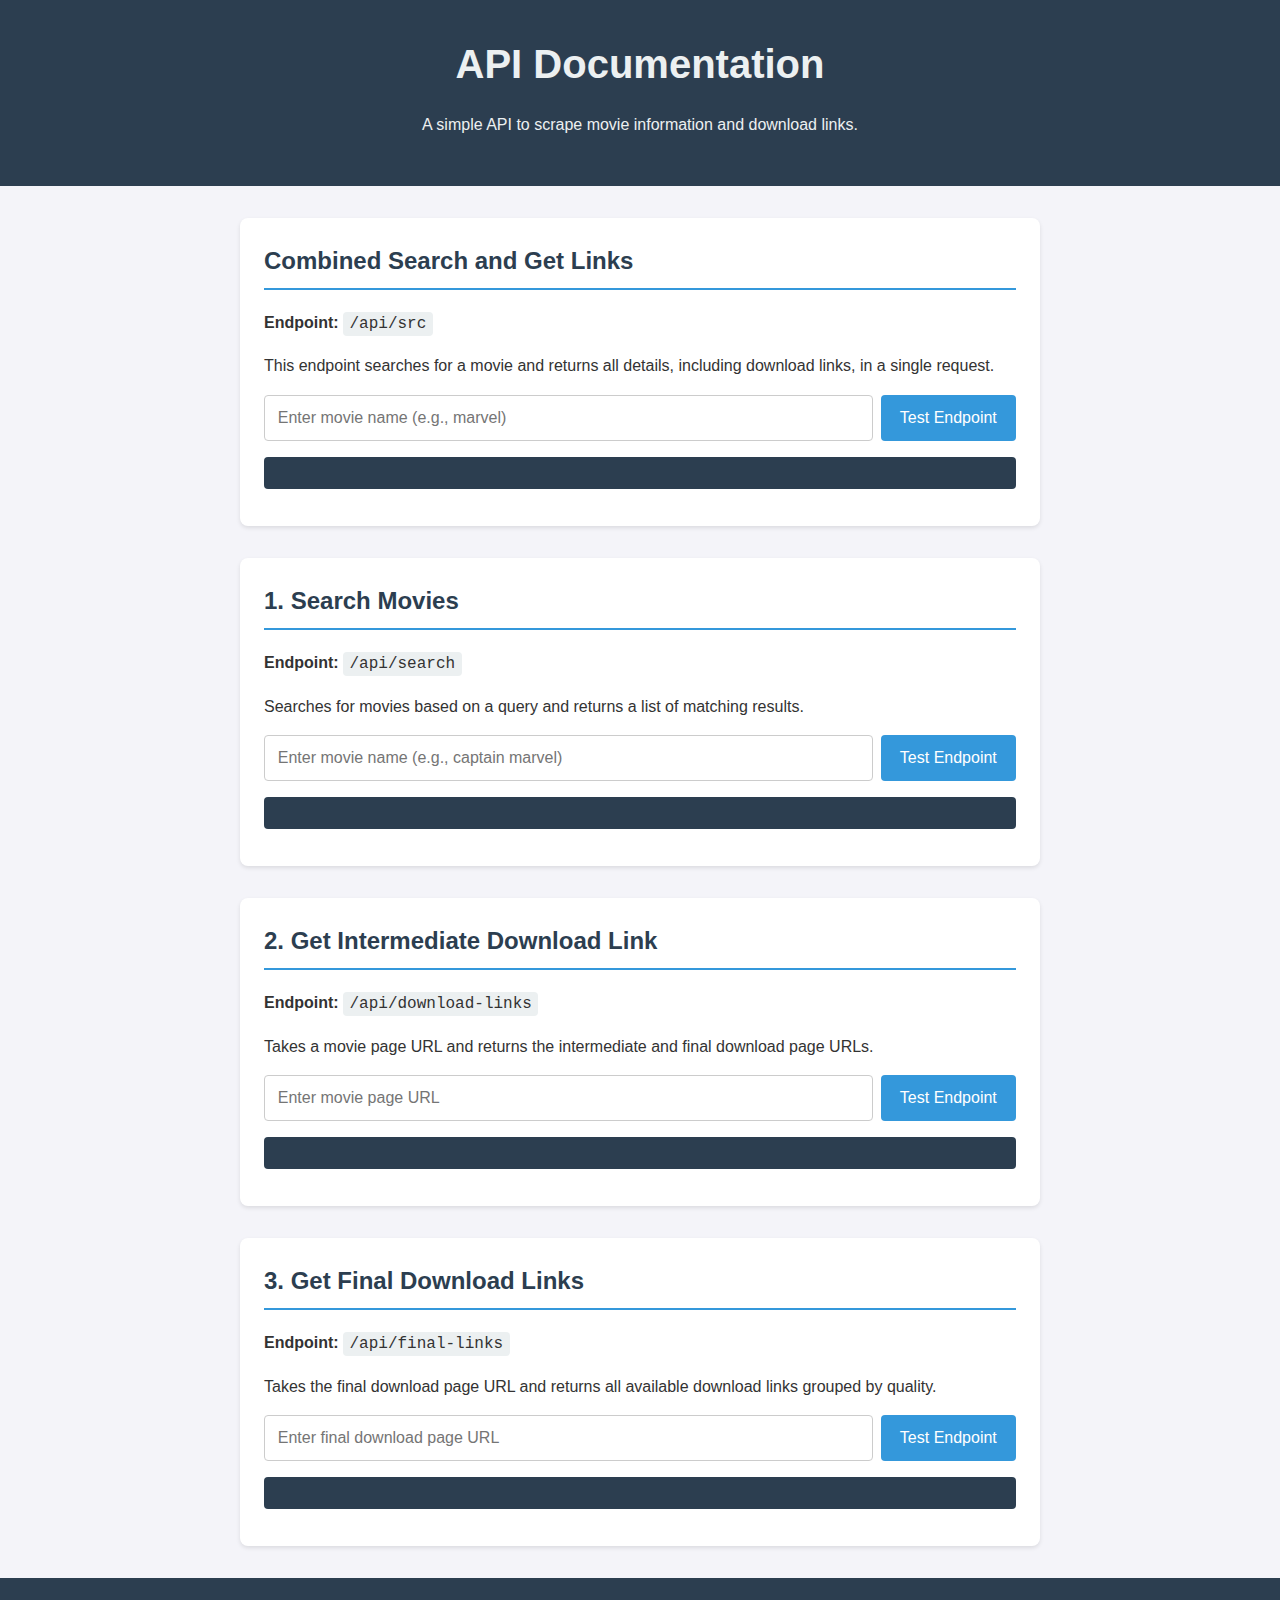
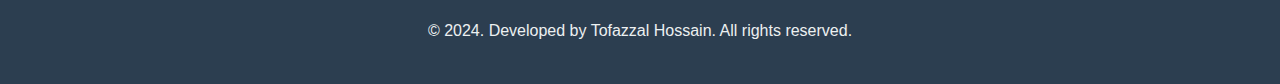
<file: templates/index.html>
<!DOCTYPE html>
<html lang="en">
<head>
    <meta charset="UTF-8">
    <meta name="viewport" content="width=device-width, initial-scale=1.0">
    <title>API Documentation</title>
    <link rel="stylesheet" href="/static/style.css">
</head>
<body>
    <header>
        <h1>API Documentation</h1>
        <p>A simple API to scrape movie information and download links.</p>
    </header>

    <main>
        <section id="api-src">
            <h2>Combined Search and Get Links</h2>
            <p><strong>Endpoint:</strong> <code>/api/src</code></p>
            <p>This endpoint searches for a movie and returns all details, including download links, in a single request.</p>
            <form id="src-form">
                <input type="text" name="query" placeholder="Enter movie name (e.g., marvel)" required>
                <button type="submit">Test Endpoint</button>
            </form>
            <pre id="src-response"></pre>
        </section>

        <section id="api-search">
            <h2>1. Search Movies</h2>
            <p><strong>Endpoint:</strong> <code>/api/search</code></p>
            <p>Searches for movies based on a query and returns a list of matching results.</p>
            <form id="search-form">
                <input type="text" name="query" placeholder="Enter movie name (e.g., captain marvel)" required>
                <button type="submit">Test Endpoint</button>
            </form>
            <pre id="search-response"></pre>
        </section>

        <section id="api-download-links">
            <h2>2. Get Intermediate Download Link</h2>
            <p><strong>Endpoint:</strong> <code>/api/download-links</code></p>
            <p>Takes a movie page URL and returns the intermediate and final download page URLs.</p>
            <form id="download-links-form">
                <input type="text" name="url" placeholder="Enter movie page URL" required>
                <button type="submit">Test Endpoint</button>
            </form>
            <pre id="download-links-response"></pre>
        </section>

        <section id="api-final-links">
            <h2>3. Get Final Download Links</h2>
            <p><strong>Endpoint:</strong> <code>/api/final-links</code></p>
            <p>Takes the final download page URL and returns all available download links grouped by quality.</p>
            <form id="final-links-form">
                <input type="text" name="url" placeholder="Enter final download page URL" required>
                <button type="submit">Test Endpoint</button>
            </form>
            <pre id="final-links-response"></pre>
        </section>
    </main>

    <footer>
        <p>&copy; 2024. Developed by Tofazzal Hossain. All rights reserved.</p>
    </footer>

    <script src="/static/script.js"></script>
</body>
</html>
</file>
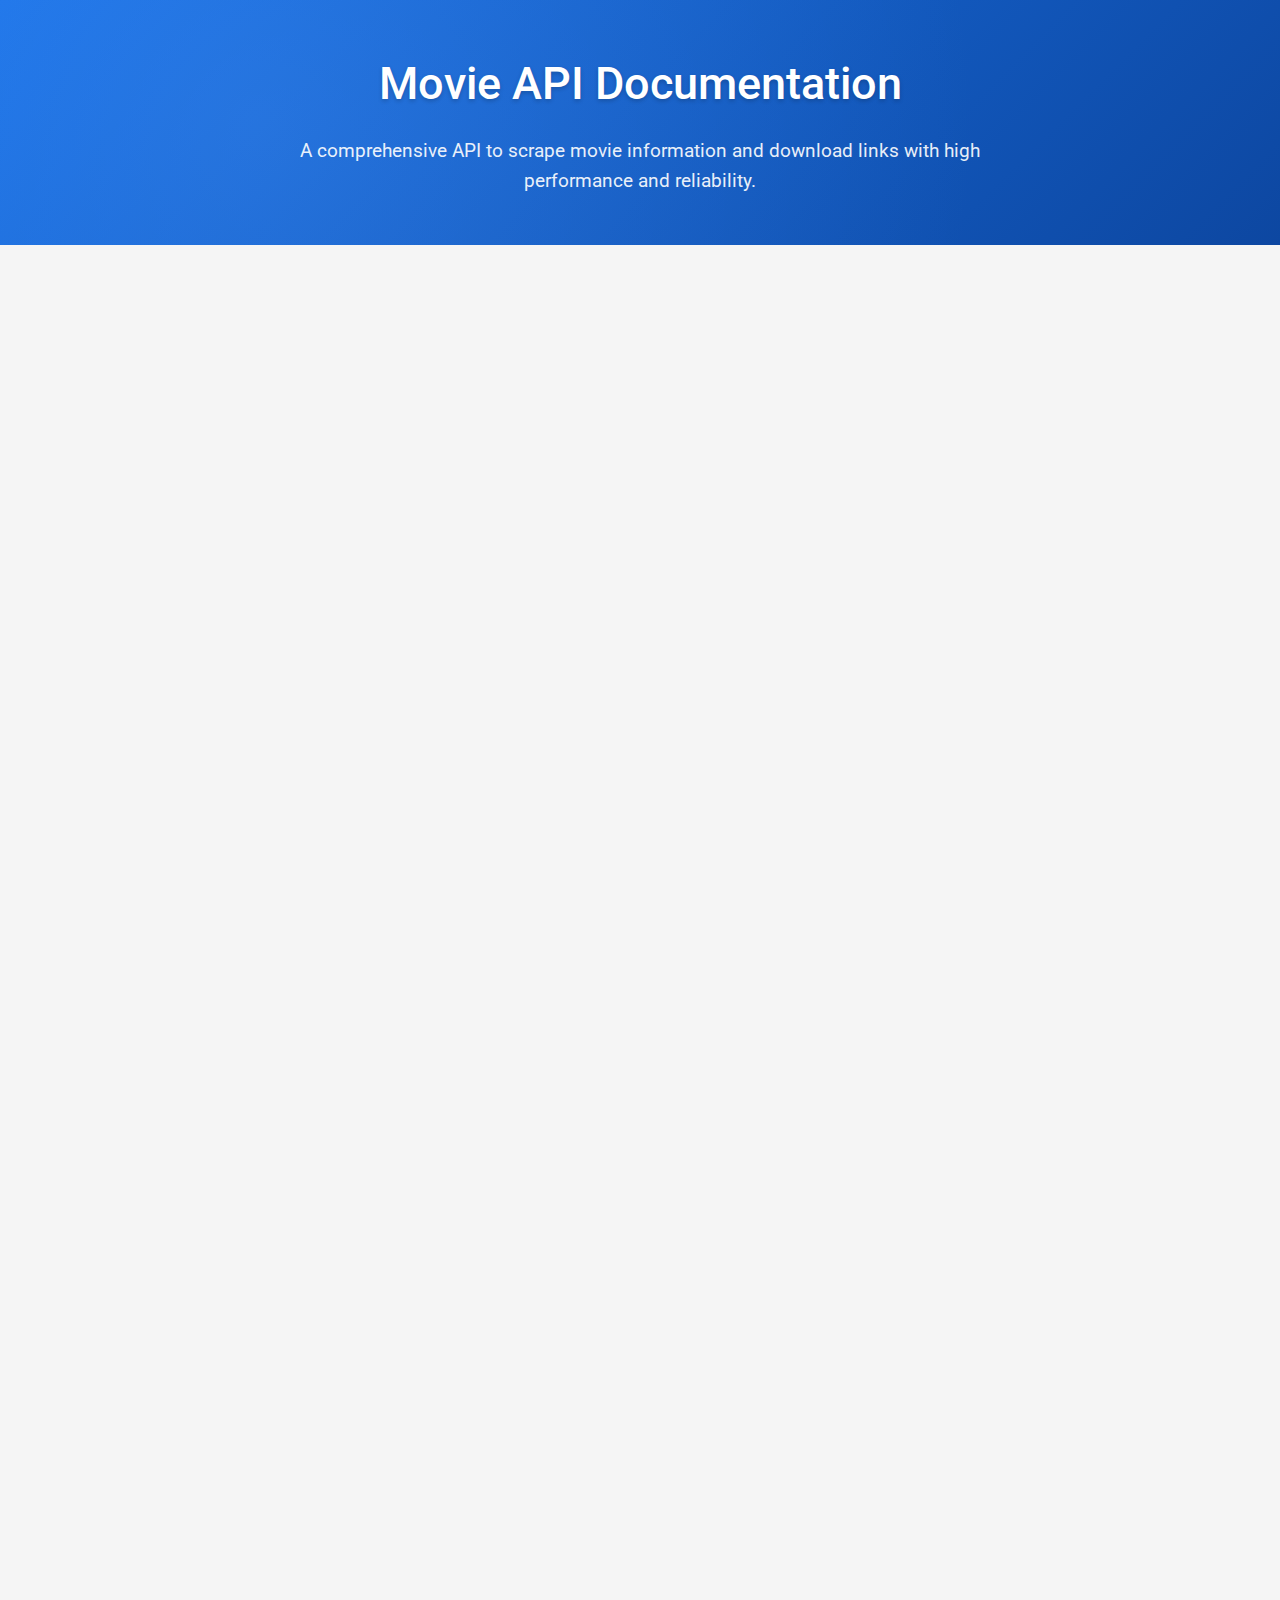
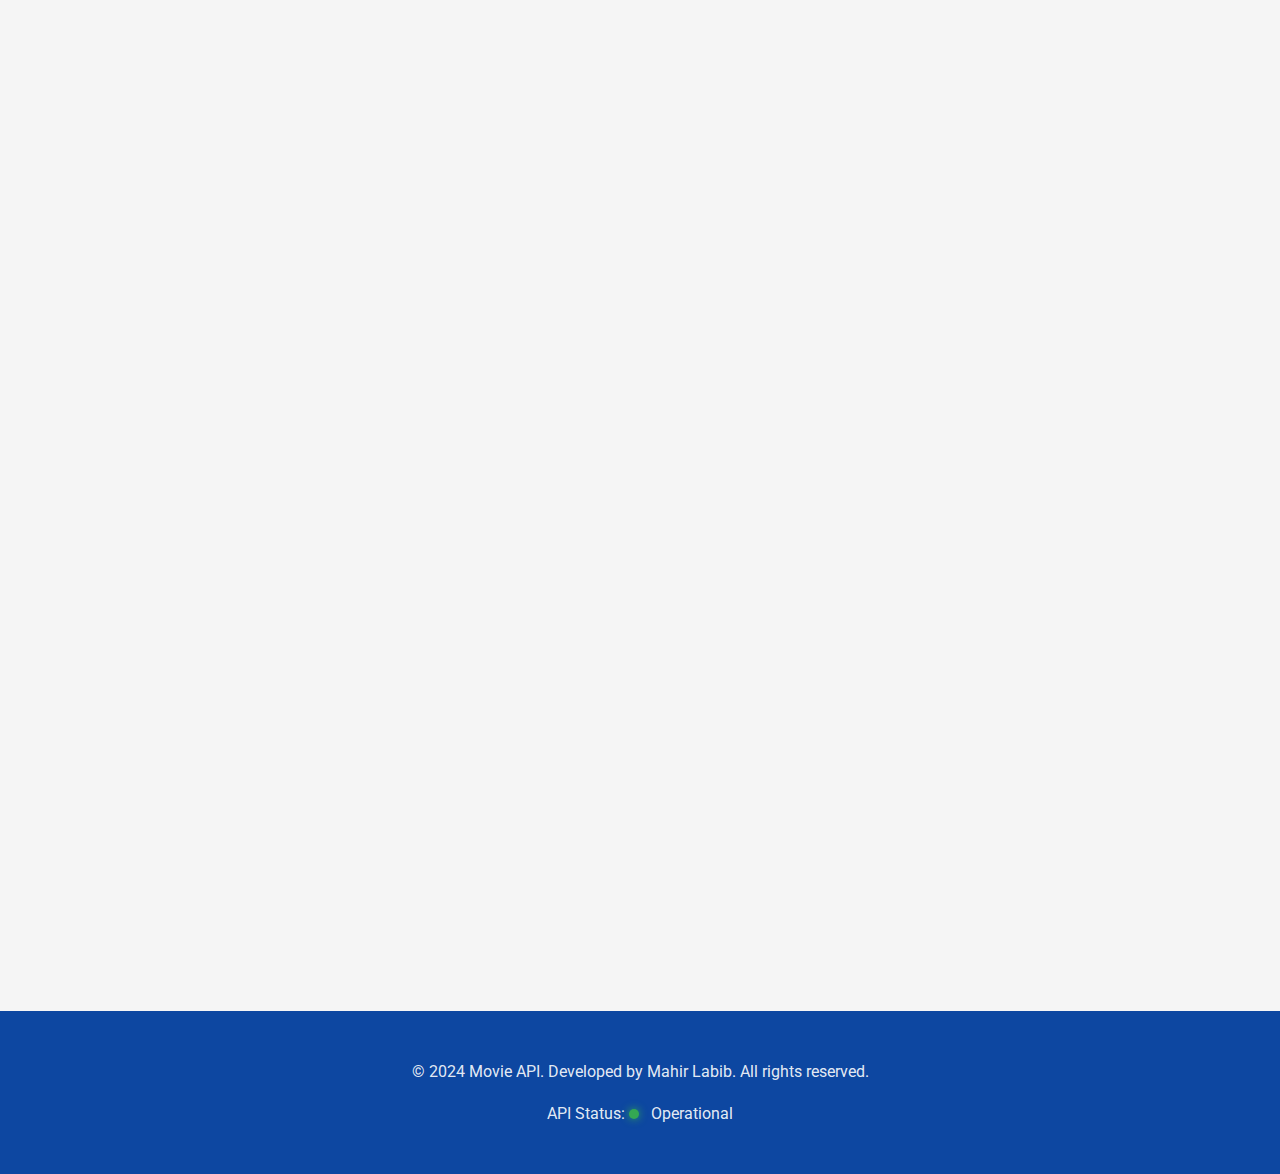
<file: templates/api.html>
<!DOCTYPE html>
<html lang="en">
<head>
    <meta charset="UTF-8">
    <meta name="viewport" content="width=device-width, initial-scale=1.0">
    <title>API Documentation</title>
    <style>
:root {
    --primary-color: #1a73e8;
    --primary-dark: #0d47a1;
    --primary-light: #63a4ff;
    --secondary-color: #f5f5f5;
    --text-color: #202124;
    --text-light: #5f6368;
    --background-color: #ffffff;
    --card-shadow: 0 2px 10px rgba(0, 0, 0, 0.1);
    --success-color: #34a853;
    --warning-color: #fbbc05;
    --error-color: #ea4335;
    --border-radius: 8px;
}

body {
    font-family: 'Roboto', -apple-system, BlinkMacSystemFont, "Segoe UI", Oxygen-Sans, Ubuntu, Cantarell, sans-serif;
    line-height: 1.6;
    margin: 0;
    background-color: var(--secondary-color);
    color: var(--text-color);
    transition: all 0.3s ease;
}

header {
    background: linear-gradient(135deg, var(--primary-color), var(--primary-dark));
    color: white;
    padding: 3rem 1rem;
    text-align: center;
    position: relative;
    overflow: hidden;
}

header::before {
    content: '';
    position: absolute;
    top: 0;
    left: 0;
    right: 0;
    bottom: 0;
    background: radial-gradient(circle at 20% 50%, var(--primary-light), transparent 70%);
    opacity: 0.2;
}

header h1 {
    margin: 0;
    font-size: 2.8rem;
    font-weight: 500;
    position: relative;
    text-shadow: 0 2px 4px rgba(0,0,0,0.2);
}

header p {
    font-size: 1.2rem;
    max-width: 700px;
    margin: 1rem auto 0;
    opacity: 0.9;
    position: relative;
}

main {
    max-width: 1000px;
    margin: 2rem auto;
    padding: 0 1.5rem;
}

section {
    background-color: var(--background-color);
    margin-bottom: 2rem;
    padding: 2rem;
    border-radius: var(--border-radius);
    box-shadow: var(--card-shadow);
    transition: transform 0.3s ease, box-shadow 0.3s ease;
    position: relative;
}

section:hover {
    transform: translateY(-5px);
    box-shadow: 0 5px 15px rgba(0, 0, 0, 0.15);
}

h2 {
    color: var(--primary-dark);
    border-bottom: 2px solid var(--primary-light);
    padding-bottom: 0.75rem;
    margin-top: 0;
    font-weight: 500;
    display: flex;
    align-items: center;
}

h2::before {
    content: '';
    display: inline-block;
    width: 8px;
    height: 24px;
    background-color: var(--primary-color);
    margin-right: 12px;
    border-radius: 4px;
}

code {
    background-color: rgba(26, 115, 232, 0.1);
    padding: 0.2rem 0.4rem;
    border-radius: 4px;
    font-family: 'Roboto Mono', monospace;
    color: var(--primary-dark);
    font-size: 0.9em;
}

form {
    margin-top: 1.5rem;
    display: flex;
    gap: 0.75rem;
    flex-wrap: wrap;
}

.input-group {
    flex-grow: 1;
    min-width: 200px;
    position: relative;
}

input[type="text"] {
    width: 100%;
    padding: 0.9rem 1rem;
    border: 1px solid #dfe1e5;
    border-radius: var(--border-radius);
    font-size: 1rem;
    transition: all 0.3s ease;
    box-shadow: inset 0 1px 2px rgba(0,0,0,0.05);
}

input[type="text"]:focus {
    outline: none;
    border-color: var(--primary-color);
    box-shadow: 0 0 0 2px rgba(26, 115, 232, 0.2);
}

button {
    padding: 0.9rem 1.5rem;
    background-color: var(--primary-color);
    color: white;
    border: none;
    border-radius: var(--border-radius);
    cursor: pointer;
    font-size: 1rem;
    font-weight: 500;
    transition: all 0.3s ease;
    white-space: nowrap;
    box-shadow: 0 2px 5px rgba(0,0,0,0.1);
}

button:hover {
    background-color: var(--primary-dark);
    box-shadow: 0 3px 8px rgba(0,0,0,0.2);
}

button:active {
    transform: translateY(1px);
}

pre {
    background-color: #263238;
    color: #eceff1;
    padding: 1.5rem;
    border-radius: var(--border-radius);
    white-space: pre-wrap;
    word-wrap: break-word;
    max-height: 400px;
    overflow-y: auto;
    margin-top: 1.5rem;
    font-family: 'Roboto Mono', monospace;
    font-size: 0.9rem;
    line-height: 1.5;
    position: relative;
}

pre::before {
    content: 'Response';
    position: absolute;
    top: 0;
    left: 0;
    background-color: rgba(255, 255, 255, 0.1);
    padding: 0.25rem 0.75rem;
    border-bottom-right-radius: var(--border-radius);
    font-size: 0.8rem;
    color: rgba(255, 255, 255, 0.7);
}

footer {
    text-align: center;
    padding: 2rem;
    margin-top: 3rem;
    background-color: var(--primary-dark);
    color: rgba(255, 255, 255, 0.9);
}

.loading {
    position: relative;
    color: transparent;
}

.loading::after {
    content: '';
    position: absolute;
    top: 50%;
    left: 50%;
    transform: translate(-50%, -50%);
    width: 24px;
    height: 24px;
    border: 3px solid rgba(255, 255, 255, 0.3);
    border-top-color: white;
    border-radius: 50%;
    animation: spin 1s linear infinite;
}

@keyframes spin {
    to { transform: translate(-50%, -50%) rotate(360deg); }
}

.tabs {
    display: flex;
    margin-bottom: 1.5rem;
    border-bottom: 1px solid #dfe1e5;
}

.tab {
    padding: 0.75rem 1.5rem;
    cursor: pointer;
    border-bottom: 3px solid transparent;
    transition: all 0.3s ease;
    font-weight: 500;
    color: var(--text-light);
}

.tab.active {
    color: var(--primary-color);
    border-bottom-color: var(--primary-color);
}

.tab-content {
    display: none;
}

.tab-content.active {
    display: block;
}

/* Responsive adjustments */
@media (max-width: 768px) {
    header h1 {
        font-size: 2.2rem;
    }
    
    section {
        padding: 1.5rem;
    }
    
    form {
        flex-direction: column;
    }
    
    button {
        width: 100%;
    }
}

/* Animation for section entrance */
@keyframes fadeInUp {
    from {
        opacity: 0;
        transform: translateY(20px);
    }
    to {
        opacity: 1;
        transform: translateY(0);
    }
}

section {
    animation: fadeInUp 0.5s ease-out forwards;
    opacity: 0;
}

section:nth-child(1) { animation-delay: 0.1s; }
section:nth-child(2) { animation-delay: 0.2s; }
section:nth-child(3) { animation-delay: 0.3s; }
section:nth-child(4) { animation-delay: 0.4s; }

/* Status indicators */
.status {
    display: inline-block;
    width: 10px;
    height: 10px;
    border-radius: 50%;
    margin-right: 8px;
}

.status-active {
    background-color: var(--success-color);
    box-shadow: 0 0 8px var(--success-color);
}

.status-warning {
    background-color: var(--warning-color);
    box-shadow: 0 0 8px var(--warning-color);
}

.status-error {
    background-color: var(--error-color);
    box-shadow: 0 0 8px var(--error-color);
}
    </style>
    <link href="https://fonts.googleapis.com/css2?family=Roboto:wght@300;400;500;700&family=Roboto+Mono&display=swap" rel="stylesheet">
</head>
<body>
    <header>
        <h1>Movie API Documentation</h1>
        <p>A comprehensive API to scrape movie information and download links with high performance and reliability.</p>
    </header>

    <main>
        <section id="api-src">
            <h2><span class="status status-active"></span>Combined Search & Download Links</h2>
            <p><strong>Endpoint:</strong> <code>/api/src?query=:movie_name</code></p>
            <p>This powerful endpoint combines search and link retrieval in a single request, returning all movie details including download links.</p>
            
            <div class="tabs">
                <div class="tab active" data-tab="src-curl">cURL</div>
                <div class="tab" data-tab="src-js">JavaScript</div>
                <div class="tab" data-tab="src-python">Python</div>
            </div>
            
            <div class="tab-content active" id="src-curl">
                <pre><code>curl -X GET "https://your-api-domain.com/api/src?query=marvel"</code></pre>
            </div>
            
            <div class="tab-content" id="src-js">
                <pre><code>fetch('https://your-api-domain.com/api/src?query=marvel')
  .then(response => response.json())
  .then(data => console.log(data))
  .catch(error => console.error('Error:', error));</code></pre>
            </div>
            
            <div class="tab-content" id="src-python">
                <pre><code>import requests

response = requests.get('https://your-api-domain.com/api/src?query=marvel')
data = response.json()
print(data)</code></pre>
            </div>
            
            <form id="src-form">
                <div class="input-group">
                    <input type="text" name="query" placeholder="Enter movie name (e.g., avengers endgame)" required>
                </div>
                <button type="submit">Test Endpoint</button>
            </form>
            <pre id="src-response">Response will appear here...</pre>
        </section>

        <section id="api-search">
            <h2><span class="status status-active"></span>Search Movies</h2>
            <p><strong>Endpoint:</strong> <code>/api/search?query=:movie_name</code></p>
            <p>Search for movies based on a query and returns a list of matching results with basic information.</p>
            
            <div class="tabs">
                <div class="tab active" data-tab="search-curl">cURL</div>
                <div class="tab" data-tab="search-js">JavaScript</div>
                <div class="tab" data-tab="search-python">Python</div>
            </div>
            
            <div class="tab-content active" id="search-curl">
                <pre><code>curl -X GET "https://your-api-domain.com/api/search?query=captain+marvel"</code></pre>
            </div>
            
            <div class="tab-content" id="search-js">
                <pre><code>fetch('https://your-api-domain.com/api/search?query=captain+marvel')
  .then(response => response.json())
  .then(data => console.log(data))
  .catch(error => console.error('Error:', error));</code></pre>
            </div>
            
            <div class="tab-content" id="search-python">
                <pre><code>import requests

response = requests.get('https://your-api-domain.com/api/search?query=captain+marvel')
data = response.json()
print(data)</code></pre>
            </div>
            
            <form id="search-form">
                <div class="input-group">
                    <input type="text" name="query" placeholder="Enter movie name (e.g., captain marvel)" required>
                </div>
                <button type="submit">Test Endpoint</button>
            </form>
            <pre id="search-response">Response will appear here...</pre>
        </section>

        <section id="api-download-links">
            <h2><span class="status status-active"></span>Get Intermediate Links</h2>
            <p><strong>Endpoint:</strong> <code>/api/download-links?url=:movie_page_url</code></p>
            <p>Provide a movie page URL to retrieve intermediate and final download page URLs.</p>
            
            <div class="tabs">
                <div class="tab active" data-tab="dl-curl">cURL</div>
                <div class="tab" data-tab="dl-js">JavaScript</div>
                <div class="tab" data-tab="dl-python">Python</div>
            </div>
            
            <div class="tab-content active" id="dl-curl">
                <pre><code>curl -X GET "https://your-api-domain.com/api/download-links?url=https://example.com/movies/123"</code></pre>
            </div>
            
            <div class="tab-content" id="dl-js">
                <pre><code>fetch('https://your-api-domain.com/api/download-links?url=https://example.com/movies/123')
  .then(response => response.json())
  .then(data => console.log(data))
  .catch(error => console.error('Error:', error));</code></pre>
            </div>
            
            <div class="tab-content" id="dl-python">
                <pre><code>import requests

response = requests.get('https://your-api-domain.com/api/download-links?url=https://example.com/movies/123')
data = response.json()
print(data)</code></pre>
            </div>
            
            <form id="download-links-form">
                <div class="input-group">
                    <input type="text" name="url" placeholder="Enter movie page URL (e.g., https://example.com/movies/123)" required>
                </div>
                <button type="submit">Test Endpoint</button>
            </form>
            <pre id="download-links-response">Response will appear here...</pre>
        </section>

        <section id="api-final-links">
            <h2><span class="status status-active"></span>Get Final Download Links</h2>
            <p><strong>Endpoint:</strong> <code>/api/final-links?url=:download_page_url</code></p>
            <p>Provide the final download page URL to retrieve all available download links grouped by quality.</p>
            
            <div class="tabs">
                <div class="tab active" data-tab="final-curl">cURL</div>
                <div class="tab" data-tab="final-js">JavaScript</div>
                <div class="tab" data-tab="final-python">Python</div>
            </div>
            
            <div class="tab-content active" id="final-curl">
                <pre><code>curl -X GET "https://your-api-domain.com/api/final-links?url=https://example.com/download/123"</code></pre>
            </div>
            
            <div class="tab-content" id="final-js">
                <pre><code>fetch('https://your-api-domain.com/api/final-links?url=https://example.com/download/123')
  .then(response => response.json())
  .then(data => console.log(data))
  .catch(error => console.error('Error:', error));</code></pre>
            </div>
            
            <div class="tab-content" id="final-python">
                <pre><code>import requests

response = requests.get('https://your-api-domain.com/api/final-links?url=https://example.com/download/123')
data = response.json()
print(data)</code></pre>
            </div>
            
            <form id="final-links-form">
                <div class="input-group">
                    <input type="text" name="url" placeholder="Enter final download page URL (e.g., https://example.com/download/123)" required>
                </div>
                <button type="submit">Test Endpoint</button>
            </form>
            <pre id="final-links-response">Response will appear here...</pre>
        </section>
    </main>

    <footer>
        <p>&copy; 2024 Movie API. Developed by Mahir Labib. All rights reserved.</p>
        <p>API Status: <span class="status status-active"></span> Operational</p>
    </footer>

    <script>
document.addEventListener('DOMContentLoaded', () => {
    // Form handling
    const forms = {
        'src-form': 'src-response',
        'search-form': 'search-response',
        'download-links-form': 'download-links-response',
        'final-links-form': 'final-links-response'
    };

    for (const [formId, responseId] of Object.entries(forms)) {
        const form = document.getElementById(formId);
        if (form) {
            form.addEventListener('submit', async (event) => {
                event.preventDefault();
                const formData = new FormData(form);
                const params = new URLSearchParams(formData);
                const endpoint = `/api/${formId.replace('-form', '')}`;
                const url = `${endpoint}?${params.toString()}`;
                
                const responseContainer = document.getElementById(responseId);
                responseContainer.textContent = 'Loading...';

                try {
                    const response = await fetch(url);
                    const data = await response.json();
                    responseContainer.textContent = JSON.stringify(data, null, 2);
                } catch (error) {
                    responseContainer.textContent = `Error: ${error.message}`;
                }
            });
        }
    }

    // Tab functionality
    const tabs = document.querySelectorAll('.tab');
    tabs.forEach(tab => {
        tab.addEventListener('click', () => {
            const tabId = tab.getAttribute('data-tab');
            const tabContainer = tab.parentElement;
            const tabContents = tabContainer.nextElementSibling.querySelectorAll('.tab-content');
            
            tabContainer.querySelectorAll('.tab').forEach(t => t.classList.remove('active'));
            tab.classList.add('active');
            
            tabContents.forEach(content => content.classList.remove('active'));
            document.getElementById(tabId).classList.add('active');
        });
    });
});
    </script>
</body>
</html>
</file>
<file: static/style.css>
body {
    font-family: -apple-system, BlinkMacSystemFont, "Segoe UI", Roboto, "Helvetica Neue", Arial, sans-serif;
    line-height: 1.6;
    margin: 0;
    background-color: #f4f4f9;
    color: #333;
}

header {
    background-color: #2c3e50;
    color: #ecf0f1;
    padding: 2rem 1rem;
    text-align: center;
}

header h1 {
    margin: 0;
    font-size: 2.5rem;
}

main {
    max-width: 800px;
    margin: 2rem auto;
    padding: 0 1rem;
}

section {
    background-color: #fff;
    margin-bottom: 2rem;
    padding: 1.5rem;
    border-radius: 8px;
    box-shadow: 0 2px 4px rgba(0,0,0,0.1);
}

h2 {
    color: #2c3e50;
    border-bottom: 2px solid #3498db;
    padding-bottom: 0.5rem;
    margin-top: 0;
}

code {
    background-color: #ecf0f1;
    padding: 0.2rem 0.4rem;
    border-radius: 4px;
    font-family: "Courier New", Courier, monospace;
}

form {
    margin-top: 1rem;
    display: flex;
    gap: 0.5rem;
}

input[type="text"] {
    flex-grow: 1;
    padding: 0.8rem;
    border: 1px solid #ccc;
    border-radius: 4px;
    font-size: 1rem;
}

button {
    padding: 0.8rem 1.2rem;
    background-color: #3498db;
    color: white;
    border: none;
    border-radius: 4px;
    cursor: pointer;
    font-size: 1rem;
    transition: background-color 0.3s;
}

button:hover {
    background-color: #2980b9;
}

pre {
    background-color: #2c3e50;
    color: #ecf0f1;
    padding: 1rem;
    border-radius: 4px;
    white-space: pre-wrap;
    word-wrap: break-word;
    max-height: 400px;
    overflow-y: auto;
    margin-top: 1rem;
}

footer {
    text-align: center;
    padding: 1.5rem;
    margin-top: 2rem;
    background-color: #2c3e50;
    color: #ecf0f1;
}
</file>
